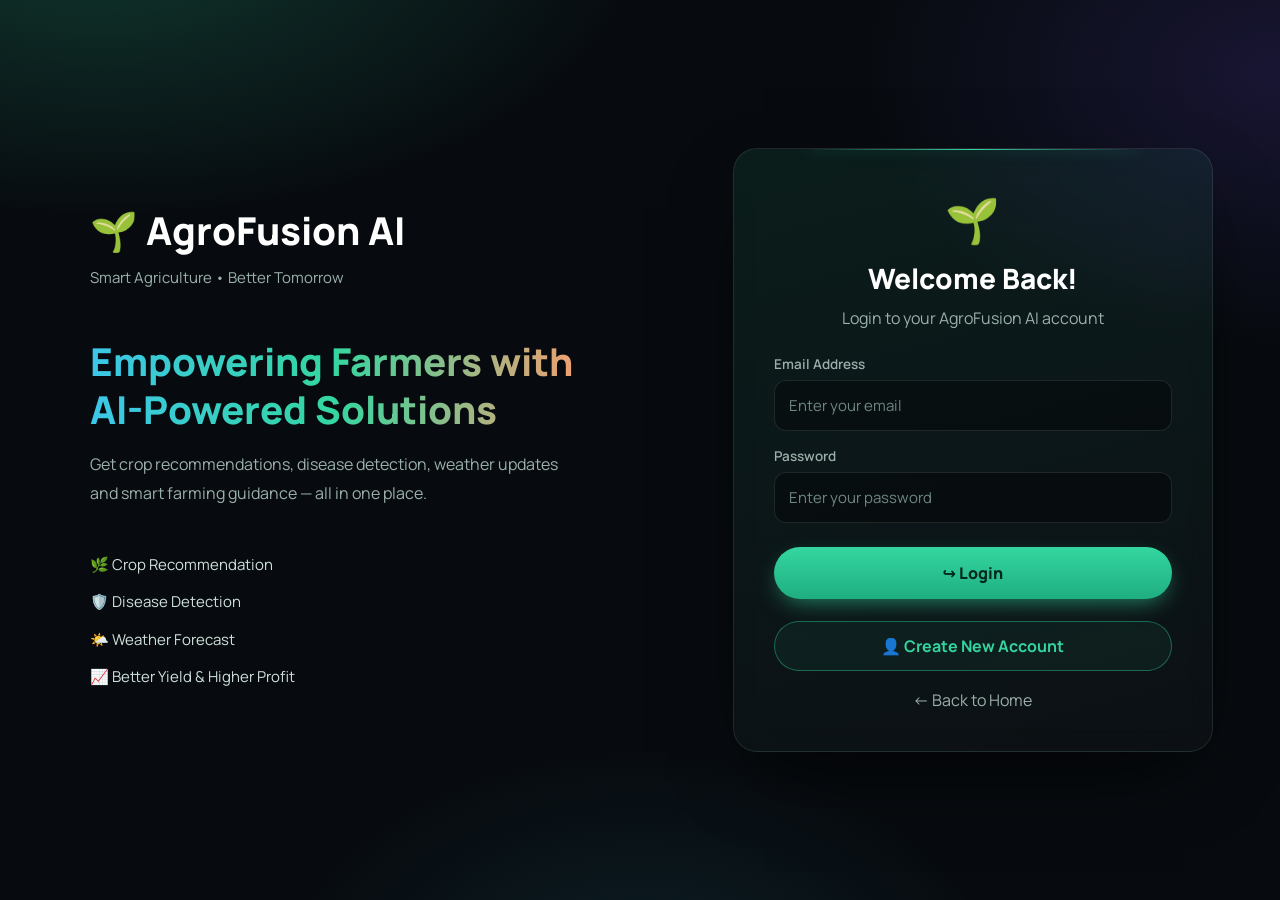
<file: templates/login.html>
<!DOCTYPE html>
<html lang="en">
<head>
<meta charset="UTF-8">
<meta name="viewport" content="width=device-width, initial-scale=1.0">
<title>AgroFusion AI - Login</title>
<style>
@import url('https://fonts.googleapis.com/css2?family=Manrope:wght@400;500;600;700;800&display=swap');
*{box-sizing:border-box}
body{margin:0;font-family:"Manrope","Segoe UI",system-ui,sans-serif;color:#e8f1ee;background:#070b0f;min-height:100vh}
body::before{content:"";position:fixed;inset:0;z-index:-1;pointer-events:none;
 background:radial-gradient(900px 480px at 8% -8%,rgba(52,214,160,.22),transparent 60%),radial-gradient(700px 460px at 100% 8%,rgba(120,80,255,.15),transparent 60%),radial-gradient(600px 400px at 50% 110%,rgba(60,199,232,.10),transparent 60%),#070b0f}
.page{display:flex;min-height:100vh}
.hero{width:52%;padding:55px 7%;display:flex;flex-direction:column;justify-content:center}
.brand{font-size:clamp(28px,3vw,40px);font-weight:800;margin-bottom:10px;color:#fff}
.tagline{font-size:15px;color:#9bb0aa}
.hero h2{font-size:clamp(26px,3vw,40px);line-height:1.25;margin:50px 0 0;font-weight:800;background:linear-gradient(90deg,#3cc7e8,#34d6a0,#f0a070);-webkit-background-clip:text;background-clip:text;color:transparent}
.hero p{font-size:16px;line-height:1.8;color:#9bb0aa}
.features{margin-top:22px;line-height:2.5;font-size:15px;color:#cfe0da}
.form-side{width:48%;display:flex;justify-content:center;align-items:center;padding:35px 24px}
.card{position:relative;width:100%;max-width:480px;padding:40px;border-radius:24px;overflow:hidden;border:1px solid rgba(255,255,255,.09);
 background:linear-gradient(165deg,rgba(52,214,160,.09),rgba(255,255,255,.025));backdrop-filter:blur(14px);-webkit-backdrop-filter:blur(14px);
 box-shadow:0 30px 80px -30px #000;animation:rise .6s both}
.card::before{content:"";position:absolute;top:0;left:15%;right:15%;height:1px;background:linear-gradient(90deg,transparent,#34d6a0,transparent);box-shadow:0 0 14px rgba(52,214,160,.7)}
@keyframes rise{from{opacity:0;transform:translateY(14px)}to{opacity:1;transform:none}}
.logo{font-size:44px;text-align:center}
h1{text-align:center;margin:10px 0;font-size:28px;font-weight:800;color:#fff}
.subtitle{text-align:center;color:#9bb0aa;margin:0 0 26px}
label{display:block;margin:16px 0 7px;font-weight:600;font-size:13.5px;color:#9bb0aa}
input{width:100%;padding:14px;border:1px solid rgba(255,255,255,.1);border-radius:12px;font-size:15px;font-family:inherit;color:#fff;background:rgba(0,0,0,.35)}
input::placeholder{color:#6f8680}
input:focus{outline:none;border-color:#34d6a0;box-shadow:0 0 0 3px rgba(52,214,160,.15)}
button{width:100%;margin-top:24px;padding:15px;border:0;border-radius:999px;background:linear-gradient(180deg,#34d6a0,#1fae80);color:#04261c;font-size:16px;font-weight:800;font-family:inherit;cursor:pointer;box-shadow:0 8px 24px -8px rgba(52,214,160,.7);transition:transform .2s}
button:hover{transform:translateY(-2px)}
.signup{display:block;text-align:center;margin-top:22px;padding:13px;border:1px solid rgba(52,214,160,.4);border-radius:999px;color:#34d6a0;text-decoration:none;font-weight:700;background:rgba(52,214,160,.06)}
.signup:hover{background:rgba(52,214,160,.14)}
.home{display:block;text-align:center;margin-top:18px;color:#9bb0aa;text-decoration:none}
.home:hover{color:#34d6a0}
@media(max-width:800px){.page{flex-direction:column}.hero,.form-side{width:100%}.hero{padding:35px 8%}.hero h2{margin-top:25px}.features{display:none}.form-side{padding:25px 16px}.card{padding:28px 22px}}
@media(prefers-reduced-motion:reduce){*{animation:none!important;transition:none!important}}
</style>
</head>

<body>
<div class="page">

    <section class="hero">
        <div class="brand">🌱 AgroFusion AI</div>
        <div class="tagline">Smart Agriculture • Better Tomorrow</div>

        <h2>Empowering Farmers with AI-Powered Solutions</h2>

        <p>
            Get crop recommendations, disease detection,
            weather updates and smart farming guidance
            — all in one place.
        </p>

        <div class="features">
            🌿 Crop Recommendation<br>
            🛡️ Disease Detection<br>
            🌤️ Weather Forecast<br>
            📈 Better Yield & Higher Profit
        </div>
    </section>

    <section class="form-side">
        <div class="card">
            <div class="logo">🌱</div>
            <h1>Welcome Back!</h1>
            <p class="subtitle">Login to your AgroFusion AI account</p>

            <form action="/login" method="POST">
                <label for="email">Email Address</label>
                <input id="email" type="email" name="email"
                       placeholder="Enter your email" required>

                <label for="password">Password</label>
                <input id="password" type="password" name="password"
                       placeholder="Enter your password" required>

                <button type="submit">↪ Login</button>
            </form>

            <a class="signup" href="/signup">👤 Create New Account</a>
            <a class="home" href="/">← Back to Home</a>
        </div>
    </section>

</div>
</body>
</html>
</file>
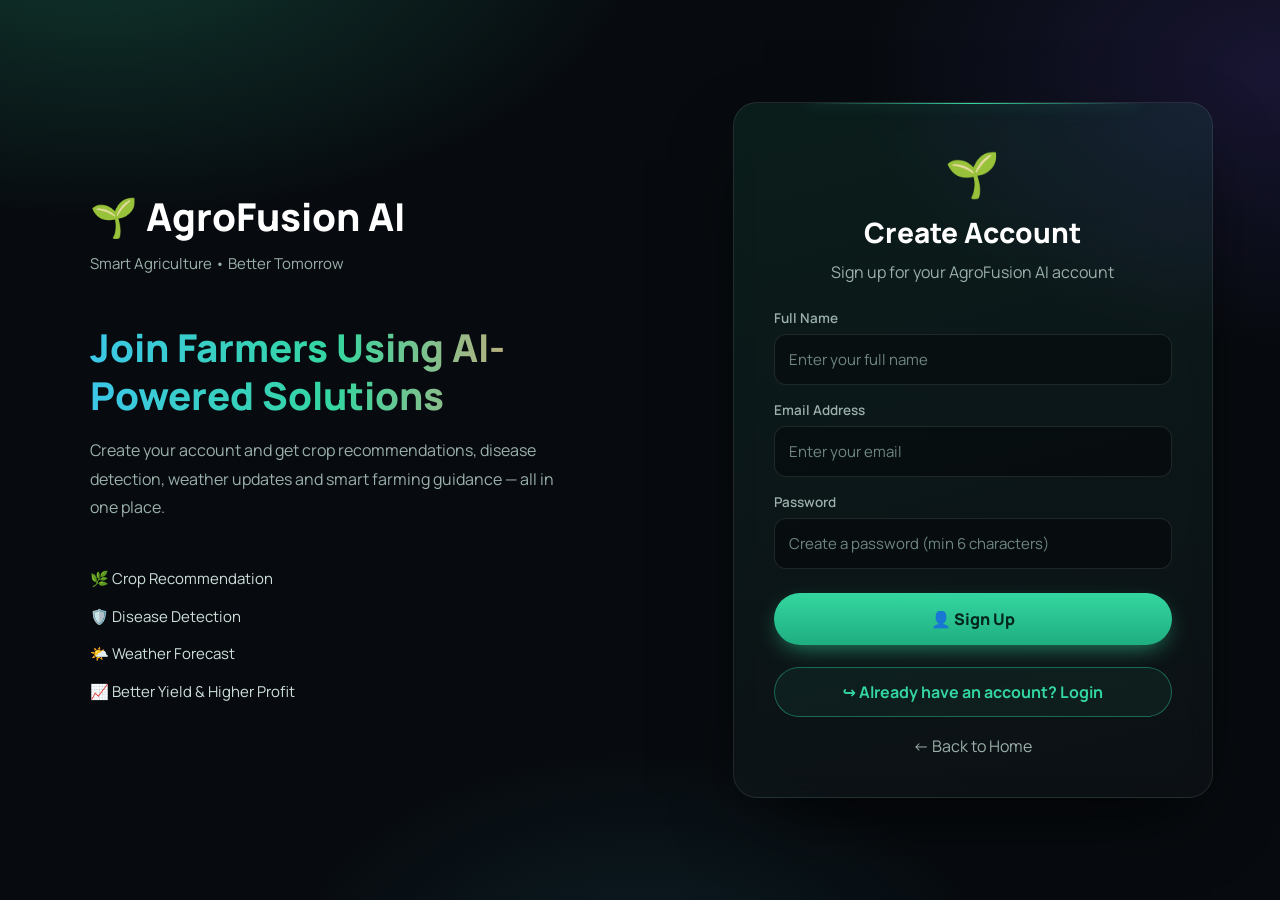
<file: templates/signup.html>
<!DOCTYPE html>
<html lang="en">
<head>
<meta charset="UTF-8">
<meta name="viewport" content="width=device-width, initial-scale=1.0">
<title>AgroFusion AI - Sign Up</title>
<style>
@import url('https://fonts.googleapis.com/css2?family=Manrope:wght@400;500;600;700;800&display=swap');
*{box-sizing:border-box}
body{margin:0;font-family:"Manrope","Segoe UI",system-ui,sans-serif;color:#e8f1ee;background:#070b0f;min-height:100vh}
body::before{content:"";position:fixed;inset:0;z-index:-1;pointer-events:none;
 background:radial-gradient(900px 480px at 8% -8%,rgba(52,214,160,.22),transparent 60%),radial-gradient(700px 460px at 100% 8%,rgba(120,80,255,.15),transparent 60%),radial-gradient(600px 400px at 50% 110%,rgba(60,199,232,.10),transparent 60%),#070b0f}
.page{display:flex;min-height:100vh}
.hero{width:52%;padding:55px 7%;display:flex;flex-direction:column;justify-content:center}
.brand{font-size:clamp(28px,3vw,40px);font-weight:800;margin-bottom:10px;color:#fff}
.tagline{font-size:15px;color:#9bb0aa}
.hero h2{font-size:clamp(26px,3vw,40px);line-height:1.25;margin:50px 0 0;font-weight:800;background:linear-gradient(90deg,#3cc7e8,#34d6a0,#f0a070);-webkit-background-clip:text;background-clip:text;color:transparent}
.hero p{font-size:16px;line-height:1.8;color:#9bb0aa}
.features{margin-top:22px;line-height:2.5;font-size:15px;color:#cfe0da}
.form-side{width:48%;display:flex;justify-content:center;align-items:center;padding:35px 24px}
.card{position:relative;width:100%;max-width:480px;padding:40px;border-radius:24px;overflow:hidden;border:1px solid rgba(255,255,255,.09);
 background:linear-gradient(165deg,rgba(52,214,160,.09),rgba(255,255,255,.025));backdrop-filter:blur(14px);-webkit-backdrop-filter:blur(14px);
 box-shadow:0 30px 80px -30px #000;animation:rise .6s both}
.card::before{content:"";position:absolute;top:0;left:15%;right:15%;height:1px;background:linear-gradient(90deg,transparent,#34d6a0,transparent);box-shadow:0 0 14px rgba(52,214,160,.7)}
@keyframes rise{from{opacity:0;transform:translateY(14px)}to{opacity:1;transform:none}}
.logo{font-size:44px;text-align:center}
h1{text-align:center;margin:10px 0;font-size:28px;font-weight:800;color:#fff}
.subtitle{text-align:center;color:#9bb0aa;margin:0 0 26px}
label{display:block;margin:16px 0 7px;font-weight:600;font-size:13.5px;color:#9bb0aa}
input{width:100%;padding:14px;border:1px solid rgba(255,255,255,.1);border-radius:12px;font-size:15px;font-family:inherit;color:#fff;background:rgba(0,0,0,.35)}
input::placeholder{color:#6f8680}
input:focus{outline:none;border-color:#34d6a0;box-shadow:0 0 0 3px rgba(52,214,160,.15)}
button{width:100%;margin-top:24px;padding:15px;border:0;border-radius:999px;background:linear-gradient(180deg,#34d6a0,#1fae80);color:#04261c;font-size:16px;font-weight:800;font-family:inherit;cursor:pointer;box-shadow:0 8px 24px -8px rgba(52,214,160,.7);transition:transform .2s}
button:hover{transform:translateY(-2px)}
.signup{display:block;text-align:center;margin-top:22px;padding:13px;border:1px solid rgba(52,214,160,.4);border-radius:999px;color:#34d6a0;text-decoration:none;font-weight:700;background:rgba(52,214,160,.06)}
.signup:hover{background:rgba(52,214,160,.14)}
.home{display:block;text-align:center;margin-top:18px;color:#9bb0aa;text-decoration:none}
.home:hover{color:#34d6a0}
@media(max-width:800px){.page{flex-direction:column}.hero,.form-side{width:100%}.hero{padding:35px 8%}.hero h2{margin-top:25px}.features{display:none}.form-side{padding:25px 16px}.card{padding:28px 22px}}
@media(prefers-reduced-motion:reduce){*{animation:none!important;transition:none!important}}
</style>
</head>

<body>
<div class="page">

    <section class="hero">
        <div class="brand">🌱 AgroFusion AI</div>
        <div class="tagline">Smart Agriculture • Better Tomorrow</div>

        <h2>Join Farmers Using AI-Powered Solutions</h2>

        <p>
            Create your account and get crop recommendations,
            disease detection, weather updates and smart
            farming guidance — all in one place.
        </p>

        <div class="features">
            🌿 Crop Recommendation<br>
            🛡️ Disease Detection<br>
            🌤️ Weather Forecast<br>
            📈 Better Yield & Higher Profit
        </div>
    </section>

    <section class="form-side">
        <div class="card">
            <div class="logo">🌱</div>
            <h1>Create Account</h1>
            <p class="subtitle">Sign up for your AgroFusion AI account</p>

            <form action="/signup" method="POST">
                <label for="name">Full Name</label>
                <input id="name" type="text" name="name"
                       placeholder="Enter your full name" required>

                <label for="email">Email Address</label>
                <input id="email" type="email" name="email"
                       placeholder="Enter your email" required>

                <label for="password">Password</label>
                <input id="password" type="password" name="password"
                       placeholder="Create a password (min 6 characters)"
                       required minlength="6">

                <button type="submit">👤 Sign Up</button>
            </form>

            <a class="signup" href="/login">↪ Already have an account? Login</a>
            <a class="home" href="/">← Back to Home</a>
        </div>
    </section>

</div>
</body>
</html>
</file>
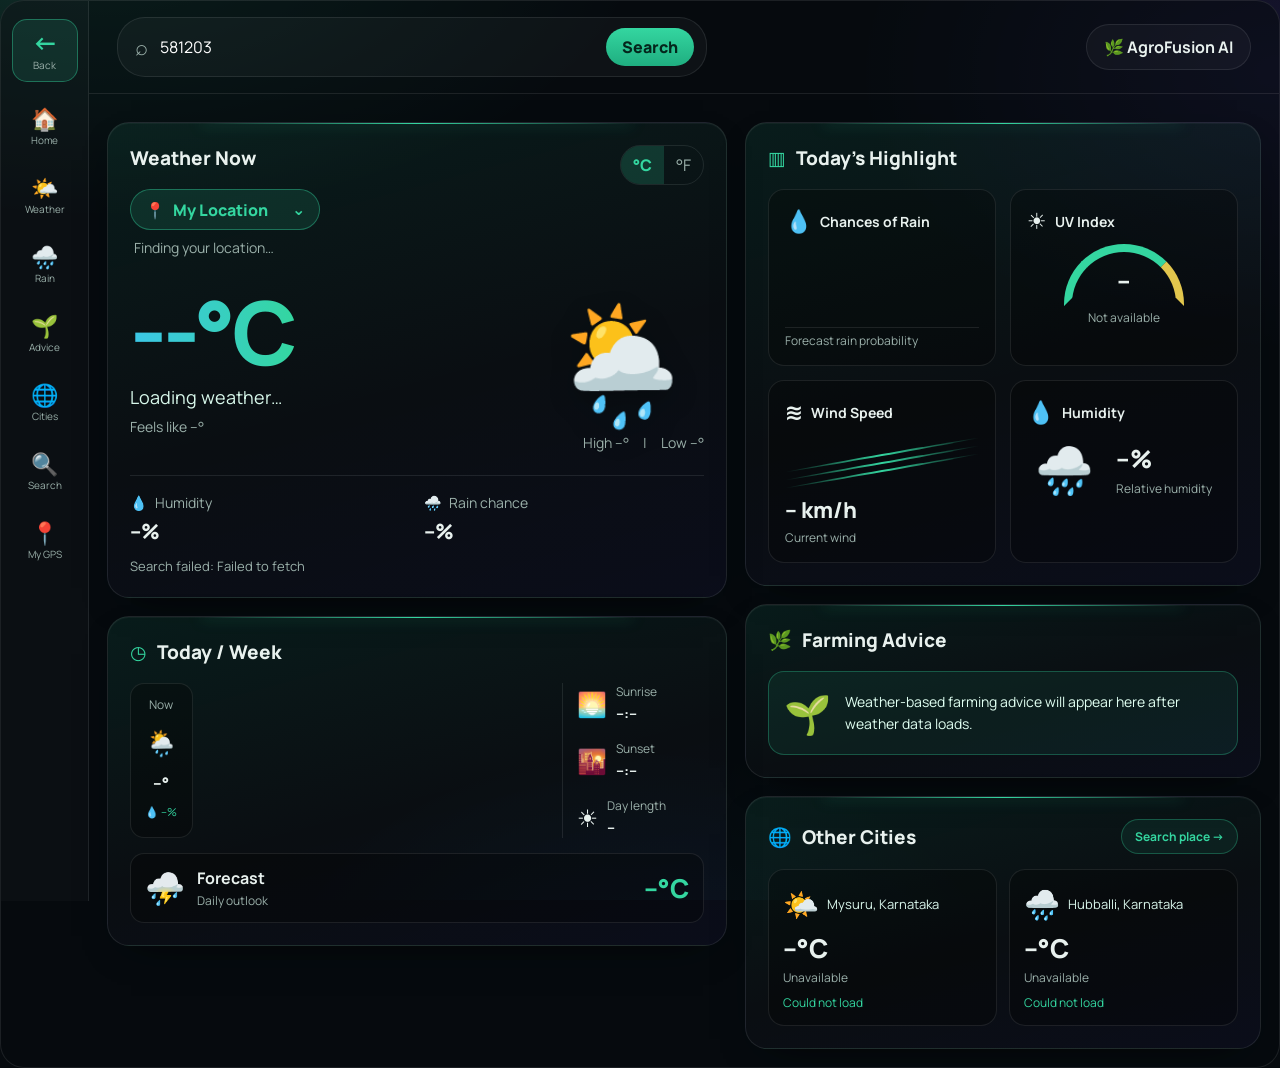
<file: templates/weather.html>
<!DOCTYPE html>
<html lang="en">
<head>
<meta charset="UTF-8">
<meta name="viewport" content="width=device-width, initial-scale=1.0">
<title>AgroFusion AI | Weather</title>
<style>
@import url('https://fonts.googleapis.com/css2?family=Manrope:wght@400;500;600;700;800&display=swap');
:root{--bg:#070b0f;--line:rgba(255,255,255,.09);--mint:#34d6a0;--teal:#3cc7e8;--text:#e8f1ee;--muted:#9bb0aa;--glass:rgba(255,255,255,.035);--tile:rgba(0,0,0,.28)}
*{box-sizing:border-box}
body{margin:0;color:var(--text);font-family:"Manrope","Segoe UI",system-ui,sans-serif;min-height:100vh;background:var(--bg)}
body::before{content:"";position:fixed;inset:0;z-index:-1;pointer-events:none;background:radial-gradient(900px 480px at 8% -8%,rgba(52,214,160,.20),transparent 60%),radial-gradient(700px 460px at 100% 8%,rgba(120,80,255,.15),transparent 60%),radial-gradient(600px 400px at 50% 110%,rgba(60,199,232,.10),transparent 60%),var(--bg)}
button,input{font:inherit}
button{cursor:pointer}
@keyframes rise{from{opacity:0;transform:translateY(14px)}to{opacity:1;transform:none}}
.app{display:grid;grid-template-columns:88px minmax(0,1fr);min-height:100vh;max-width:1800px;margin:auto;border:1px solid var(--line);border-radius:24px;overflow:hidden;background:rgba(7,11,15,.55);animation:rise .6s both}
.sidebar{background:rgba(255,255,255,.02);border-right:1px solid var(--line);display:flex;flex-direction:column;align-items:center;gap:10px;padding:18px 8px;position:sticky;top:0;height:100vh;align-self:start;overflow-y:auto}
.nav{width:66px;padding:9px 2px;border:1px solid transparent;border-radius:15px;background:transparent;color:var(--muted);display:flex;flex-direction:column;align-items:center;gap:3px;transition:all .2s}
.nav .ic{font-size:22px;line-height:1}
.nav small{font-size:10px;color:var(--muted)}
.nav.back{background:rgba(52,214,160,.12);border-color:rgba(52,214,160,.4);color:var(--mint);margin-bottom:6px}
.nav.back .ic{font-size:26px;font-weight:700}
.nav.active,.nav:hover{background:rgba(52,214,160,.12);border-color:rgba(52,214,160,.35);color:var(--mint)}
.nav:hover small{color:var(--mint)}
.main{min-width:0}
.topbar{min-height:82px;padding:16px 28px;border-bottom:1px solid var(--line);display:flex;align-items:center;gap:14px;justify-content:space-between}
.search{display:flex;align-items:center;gap:10px;flex:1;max-width:590px;padding:10px 12px 10px 17px;border:1px solid var(--line);border-radius:28px;background:var(--glass)}
.search:focus-within{border-color:rgba(52,214,160,.6);box-shadow:0 0 0 3px rgba(52,214,160,.12)}
.search span{font-size:22px;color:var(--muted)}
.search input{width:100%;background:transparent;border:0;outline:0;color:white}
.search input::placeholder{color:#6f8680}
.search button{background:linear-gradient(180deg,#34d6a0,#1fae80);border:0;color:#04261c;border-radius:20px;padding:8px 16px;font-weight:800}
.profile{border:1px solid var(--line);background:var(--glass);border-radius:28px;padding:11px 17px;color:var(--text);white-space:nowrap;text-decoration:none;font-weight:700}
.profile:hover{border-color:rgba(52,214,160,.5);color:var(--mint)}
.choices{padding:10px 28px 0;display:flex;flex-wrap:wrap;gap:8px}
.choice{background:rgba(52,214,160,.08);color:#d9fff0;border:1px solid rgba(52,214,160,.3);border-radius:20px;padding:9px 14px;font-size:13px}
.choice:hover{background:rgba(52,214,160,.18)}
.content{padding:18px;display:grid;grid-template-columns:minmax(0,1.2fr) minmax(0,1fr);gap:18px}
.column{display:flex;flex-direction:column;gap:18px;min-width:0}
.card{position:relative;overflow:hidden;background:linear-gradient(165deg,rgba(52,214,160,.09),rgba(255,255,255,.02) 55%,rgba(110,80,255,.05));border:1px solid var(--line);border-radius:22px;padding:22px;box-shadow:0 14px 40px -24px #000,inset 0 1px 0 rgba(255,255,255,.04);min-width:0}
.card::before{content:"";position:absolute;top:0;left:15%;right:15%;height:1px;background:linear-gradient(90deg,transparent,var(--mint),transparent);box-shadow:0 0 14px rgba(52,214,160,.7)}
.card-title{font-size:19px;font-weight:800;margin:0 0 18px;display:flex;align-items:center;gap:10px}
.mint{color:var(--mint)}
.weather-hero{min-height:350px}
.hero-top{display:flex;align-items:flex-start;justify-content:space-between;gap:12px}
.place{display:inline-flex;align-items:center;gap:8px;border:1px solid rgba(52,214,160,.4);background:rgba(52,214,160,.12);color:var(--mint);border-radius:22px;padding:8px 14px;font-weight:800}
.location-line{color:var(--muted);margin:8px 0 0 4px;font-size:14px}
.units{display:flex;border:1px solid var(--line);border-radius:22px;overflow:hidden}
.units button{border:0;padding:8px 12px;background:transparent;color:var(--muted)}
.units button.selected{background:rgba(52,214,160,.18);color:var(--mint);font-weight:800}
.hero-main{display:flex;justify-content:space-between;align-items:center;gap:10px;margin-top:25px}
.temp{font-size:clamp(58px,7vw,88px);font-weight:800;letter-spacing:-4px;line-height:1;background:linear-gradient(90deg,var(--teal),var(--mint));-webkit-background-clip:text;background-clip:text;color:transparent}
.condition{font-size:18px;color:#d8f8eb;margin-top:10px}
.feels{font-size:14px;color:var(--muted);margin-top:8px}
.weather-art{font-size:clamp(72px,10vw,116px);filter:drop-shadow(0 8px 12px #0004);padding-right:10px}
.highlow{font-size:14px;color:var(--muted);text-align:right;margin-top:-8px}
.hero-stats{display:grid;grid-template-columns:1fr 1fr;gap:14px;border-top:1px solid var(--line);margin-top:22px;padding-top:17px}
.stat-label{font-size:14px;color:var(--muted);display:flex;gap:8px;align-items:center}
.stat-value{font-size:21px;font-weight:800;margin-top:5px}
.forecast-layout{display:grid;grid-template-columns:minmax(0,1fr) 142px;gap:14px}
.hours{display:grid;grid-template-columns:repeat(6,minmax(0,1fr));gap:8px}
.hour{background:var(--tile);border:1px solid var(--line);border-radius:14px;padding:12px 5px;text-align:center;min-width:0}
.hour-time{font-size:12px;color:var(--muted)}
.hour-icon{font-size:25px;margin:12px 0}
.hour-temp{font-weight:800}
.hour-rain{font-size:11px;color:var(--mint);margin-top:10px}
.sunbox{border-left:1px solid var(--line);padding-left:14px;display:flex;flex-direction:column;justify-content:space-around;gap:16px}
.sunrow{display:flex;gap:9px;align-items:center}
.sunicon{font-size:24px}
.sunlabel{font-size:12px;color:var(--muted)}
.sunvalue{font-size:15px;font-weight:700;margin-top:3px}
.tomorrow{display:flex;align-items:center;gap:12px;background:var(--tile);border:1px solid var(--line);border-radius:14px;padding:12px 14px;margin-top:15px}
.tomorrow .icon{font-size:32px}
.tomorrow .desc{font-size:12px;color:var(--muted);margin-top:3px}
.tomorrow .big{font-size:26px;font-weight:800;margin-left:auto;color:var(--mint)}
.highlights{display:grid;grid-template-columns:1fr 1fr;gap:14px}
.mini{background:var(--tile);border:1px solid var(--line);border-radius:16px;padding:16px;min-width:0;min-height:155px}
.mini-title{display:flex;gap:8px;align-items:center;font-weight:700;font-size:14px}
.mini-icon{font-size:22px}
.rain-bars{height:84px;display:flex;align-items:flex-end;gap:9px;border-bottom:1px solid var(--line);padding:7px 2px 0;margin-top:8px}
.bar-wrap{height:100%;display:flex;flex:1;flex-direction:column;justify-content:flex-end;align-items:center;gap:4px}
.bar{width:min(18px,75%);border-radius:4px 4px 0 0;background:linear-gradient(var(--mint),rgba(60,199,232,.5));min-height:5px}
.bar-label{font-size:10px;color:var(--muted);margin-top:4px}
.uv-gauge{height:82px;display:flex;flex-direction:column;align-items:center;justify-content:center;margin-top:8px}
.gauge{width:120px;height:62px;border:8px solid transparent;border-top-color:var(--mint);border-left-color:var(--mint);border-right-color:#e2c64d;border-radius:100px 100px 0 0;display:flex;align-items:flex-end;justify-content:center;font-size:25px;font-weight:800}
.gauge-label{font-size:12px;color:var(--muted);margin-top:3px}
.wind-lines{height:55px;margin-top:8px;display:flex;flex-direction:column;justify-content:center;gap:6px}
.wind-lines span{height:2px;background:linear-gradient(90deg,transparent,var(--mint),transparent);border-radius:100%;transform:skewY(-10deg)}
.wind-value{font-size:22px;font-weight:800;margin-top:5px}
.humidity-content{display:flex;align-items:center;justify-content:space-around;gap:5px;margin-top:10px}
.humidity-cloud{font-size:47px}
.humidity-number{font-size:25px;font-weight:800}
.small-muted{font-size:12px;color:var(--muted);margin-top:4px}
.advice{display:flex;gap:14px;align-items:center;background:rgba(52,214,160,.08);border:1px solid rgba(52,214,160,.3);border-radius:16px;padding:15px}
.advice-icon{font-size:38px}
.advice p{margin:0;font-size:14px;line-height:1.6;color:#e0fff2}
.city-head{display:flex;align-items:center;justify-content:space-between}
.city-head .card-title{margin-bottom:0}
.show-all{background:rgba(52,214,160,.08);color:var(--mint);border:1px solid rgba(52,214,160,.3);border-radius:20px;padding:8px 13px;font-size:12px;font-weight:700}
.cities{display:grid;grid-template-columns:1fr 1fr;gap:12px;margin-top:15px}
.city{border:1px solid var(--line);border-radius:16px;background:var(--tile);padding:14px;transition:border-color .3s}
.city:hover{border-color:rgba(52,214,160,.5)}
.city-top{display:flex;align-items:center;gap:8px}
.city-icon{font-size:29px}
.city-name{font-size:13px;color:#d9f6eb}
.city-temp{font-size:26px;font-weight:800;margin-top:6px}
.city-desc{font-size:12px;color:var(--muted);margin-top:3px}
.status{font-size:12px;color:var(--mint);margin-top:8px}
.message{font-size:13px;color:var(--muted);margin-top:12px;min-height:18px}
@media(max-width:1000px){.app{grid-template-columns:64px minmax(0,1fr);border-radius:0}.sidebar{padding:12px 4px;gap:6px}.nav{width:54px;padding:7px 1px}.nav small{font-size:9px}.content{grid-template-columns:1fr}.topbar{padding:14px}.profile{font-size:12px}.weather-hero{min-height:320px}.choices{padding:10px 14px 0}}
@media(max-width:600px){.content{padding:10px;gap:10px}.column{gap:10px}.card{padding:15px;border-radius:18px}.topbar{height:auto;gap:8px;flex-wrap:wrap}.search{min-width:0;padding:8px 10px}.profile{padding:9px 12px;font-size:12px}.hero-main{margin-top:20px}.weather-art{font-size:68px}.temp{font-size:60px}.forecast-layout{grid-template-columns:1fr}.hours{gap:4px}.hour{padding:9px 2px}.hour-icon{font-size:20px}.hour-time{font-size:10px}.sunbox{border-left:0;border-top:1px solid var(--line);padding:12px 0 0;display:grid;grid-template-columns:repeat(3,1fr)}.highlights{gap:8px}.mini{padding:11px;min-height:145px}.mini-title{font-size:12px}.cities{gap:8px}.city{padding:10px}.city-name{font-size:11px}.city-temp{font-size:22px}.card-title{font-size:18px}}
@media(prefers-reduced-motion:reduce){*{animation:none!important;transition:none!important}}
</style>
</head>
<body>
<div class="app">
  <aside class="sidebar">
    <button class="nav back" title="Back" onclick="goBack()"><span class="ic">←</span><small>Back</small></button>
    <button class="nav" title="Home" onclick="location.href='/'"><span class="ic">🏠</span><small>Home</small></button>
    <button class="nav" title="Weather now" onclick="window.scrollTo({top:0,behavior:'smooth'})"><span class="ic">🌤️</span><small>Weather</small></button>
    <button class="nav" title="Rain and hourly forecast" onclick="document.getElementById('todayCard').scrollIntoView({behavior:'smooth'})"><span class="ic">🌧️</span><small>Rain</small></button>
    <button class="nav" title="Farming advice" onclick="document.getElementById('farmingAdvice').scrollIntoView({behavior:'smooth'})"><span class="ic">🌱</span><small>Advice</small></button>
    <button class="nav" title="Other cities" onclick="document.getElementById('citiesCard').scrollIntoView({behavior:'smooth'})"><span class="ic">🌐</span><small>Cities</small></button>
    <button class="nav" title="Search place or pincode" onclick="document.getElementById('citySearch').focus();window.scrollTo({top:0,behavior:'smooth'})"><span class="ic">🔍</span><small>Search</small></button>
    <button class="nav" title="Use device location" onclick="getLocation()"><span class="ic">📍</span><small>My GPS</small></button>
  </aside>
  <main class="main">
    <header class="topbar">
      <form class="search" id="searchForm">
        <span>⌕</span><input id="citySearch" placeholder="Search place or pincode (e.g., 581203)" aria-label="Search place">
        <button type="submit">Search</button>
      </form>
      <a class="profile" href="/" title="Go to Home">🌿 AgroFusion AI</a>
    </header>
    <div class="choices" id="placeChoices"></div>
    <div class="content">
      <section class="column">
        <div class="card weather-hero">
          <div class="hero-top">
            <div>
              <div class="card-title">Weather Now</div>
              <button class="place" onclick="document.getElementById('citySearch').focus()">📍 <span id="locationName">My Location</span>　⌄</button>
              <div class="location-line" id="locationSub">Finding your location…</div>
            </div>
            <div class="units"><button class="selected" id="celsius" onclick="setUnit('C')">°C</button><button id="fahrenheit" onclick="setUnit('F')">°F</button></div>
          </div>
          <div class="hero-main">
            <div><div class="temp" id="temperature">--°C</div><div class="condition" id="condition">Loading weather…</div><div class="feels" id="feelsLike">Feels like --°</div></div>
            <div class="weather-art" id="weatherArt">🌦️</div>
          </div>
          <div class="highlow" id="highLow">High --°　|　Low --°</div>
          <div class="hero-stats">
            <div><div class="stat-label"><span class="mint">💧</span> Humidity</div><div class="stat-value" id="humidity">--%</div></div>
            <div><div class="stat-label"><span class="mint">🌧️</span> Rain chance</div><div class="stat-value" id="rainChance">--%</div></div>
          </div>
          <div class="message" id="mainMessage" role="status"></div>
        </div>
        <div class="card" id="todayCard">
          <h2 class="card-title"><span class="mint">◷</span> Today / Week</h2>
          <div class="forecast-layout">
            <div class="hours" id="hourlyForecast">
              <div class="hour"><div class="hour-time">Now</div><div class="hour-icon">🌦️</div><div class="hour-temp">--°</div><div class="hour-rain">💧 --%</div></div>
            </div>
            <div class="sunbox">
              <div class="sunrow"><span class="sunicon">🌅</span><div><div class="sunlabel">Sunrise</div><div class="sunvalue" id="sunrise">--:--</div></div></div>
              <div class="sunrow"><span class="sunicon">🌇</span><div><div class="sunlabel">Sunset</div><div class="sunvalue" id="sunset">--:--</div></div></div>
              <div class="sunrow"><span class="sunicon">☀️</span><div><div class="sunlabel">Day length</div><div class="sunvalue" id="dayLength">--</div></div></div>
            </div>
          </div>
          <div class="tomorrow"><div class="icon">⛈️</div><div><strong>Forecast</strong><div class="desc" id="tomorrowDesc">Daily outlook</div></div><div class="big" id="tomorrowTemp">--°C</div></div>
        </div>
      </section>
      <section class="column">
        <div class="card">
          <h2 class="card-title"><span class="mint">▥</span> Today's Highlight</h2>
          <div class="highlights">
            <div class="mini">
              <div class="mini-title"><span class="mini-icon">💧</span> Chances of Rain</div>
              <div class="rain-bars" id="rainBars"></div>
              <div class="small-muted">Forecast rain probability</div>
            </div>
            <div class="mini">
              <div class="mini-title"><span class="mini-icon">☀️</span> UV Index</div>
              <div class="uv-gauge"><div class="gauge" id="uvValue">--</div><div class="gauge-label" id="uvLabel">Not available</div></div>
            </div>
            <div class="mini">
              <div class="mini-title"><span class="mini-icon">≋</span> Wind Speed</div>
              <div class="wind-lines"><span></span><span></span><span></span></div>
              <div class="wind-value" id="windSpeed">-- km/h</div><div class="small-muted" id="windLabel">Current wind</div>
            </div>
            <div class="mini">
              <div class="mini-title"><span class="mini-icon">💧</span> Humidity</div>
              <div class="humidity-content"><span class="humidity-cloud">🌧️</span><div><div class="humidity-number" id="humiditySmall">--%</div><div class="small-muted">Relative humidity</div></div></div>
            </div>
          </div>
        </div>
        <div class="card" id="farmingAdvice">
          <h2 class="card-title"><span class="mint">🌿</span> Farming Advice</h2>
          <div class="advice"><div class="advice-icon">🌱</div><p id="adviceText">Weather-based farming advice will appear here after weather data loads.</p></div>
        </div>
        <div class="card" id="citiesCard">
          <div class="city-head"><h2 class="card-title"><span class="mint">🌐</span> Other Cities</h2><button class="show-all" onclick="document.getElementById('citySearch').focus()">Search place →</button></div>
          <div class="cities">
            <div class="city"><div class="city-top"><span class="city-icon">🌤️</span><div class="city-name">Mysuru, Karnataka</div></div><div class="city-temp" id="mysuruTemp">--°C</div><div class="city-desc" id="mysuruDesc">Weather preview</div><div class="status" id="mysuruStatus">Loading…</div></div>
            <div class="city"><div class="city-top"><span class="city-icon">🌧️</span><div class="city-name">Hubballi, Karnataka</div></div><div class="city-temp" id="hubballiTemp">--°C</div><div class="city-desc" id="hubballiDesc">Weather preview</div><div class="status" id="hubballiStatus">Loading…</div></div>
          </div>
        </div>
      </section>
    </div>
  </main>
</div>
<script>
let currentCelsius = null;
let currentRain = 0;
let currentHumidity = 0;
let currentWeatherCode = 3;
let currentWind = null;
let currentPlace = "My Location";
let currentCoords = null;
let currentUnit = "C";
const HOME_KEY = "agro_home_v1";
const $ = id => document.getElementById(id);

function goBack(){
  if (document.referrer && history.length > 1) history.back();
  else location.href = "/dashboard";
}
function weatherDescription(code){
  if(code===0) return ["Clear sky","☀️"];
  if([1,2].includes(code)) return ["Partly cloudy","🌤️"];
  if(code===3) return ["Cloudy","☁️"];
  if([45,48].includes(code)) return ["Foggy","🌫️"];
  if([51,53,55,56,57].includes(code)) return ["Drizzle","🌦️"];
  if([61,63,65,66,67,80,81,82].includes(code)) return ["Rain","🌧️"];
  if([71,73,75,77,85,86].includes(code)) return ["Snow","❄️"];
  if([95,96,99].includes(code)) return ["Thunderstorm","⛈️"];
  return ["Current conditions","🌦️"];
}
function conv(c){return Math.round(currentUnit==="F" ? c*9/5+32 : c)}
function displayTemp(){return currentCelsius===null ? "--" : conv(currentCelsius)+"°"+currentUnit}
function setUnit(unit){
  currentUnit=unit;
  $("celsius").classList.toggle("selected",unit==="C");
  $("fahrenheit").classList.toggle("selected",unit==="F");
  renderTemperature();
}
function renderTemperature(){
  $("temperature").textContent=displayTemp();
  $("feelsLike").textContent="Feels like "+(currentCelsius===null ? "--" : conv(currentCelsius+1)+"°"+currentUnit);
  if(window.dailyMax!==undefined){
    $("highLow").textContent="High "+conv(window.dailyMax)+"°　|　Low "+conv(window.dailyMin)+"°";
  }
}
function saveHome(lat,lon,label){
  try{localStorage.setItem(HOME_KEY,JSON.stringify({lat,lon,label}))}catch(e){}
}
function readHome(){
  try{return JSON.parse(localStorage.getItem(HOME_KEY))}catch(e){return null}
}
async function reverseName(lat,lon){
  try{
    const r=await fetch(`https://nominatim.openstreetmap.org/reverse?format=jsonv2&lat=${lat}&lon=${lon}&accept-language=en`);
    if(!r.ok) throw new Error("reverse geocoding failed");
    const d=await r.json(), a=d.address||{};
    const city=a.village||a.suburb||a.town||a.city||a.municipality||a.county||a.state_district||"";
    const state=a.state||"";
    currentPlace=[city,a.state_district,state].filter(Boolean).join(", ")||d.display_name||"My Location";
    $("locationName").textContent=city||currentPlace;
    $("locationSub").textContent=currentPlace;
  }catch(e){
    $("locationName").textContent="My Location";
    $("locationSub").textContent="Location found; place name unavailable";
  }
}
async function loadByCoords(lat,lon,placeLabel){
  currentCoords={lat,lon};
  if(placeLabel){
    currentPlace=placeLabel;
    $("locationName").textContent=placeLabel.split(",")[0];
    $("locationSub").textContent=placeLabel;
  } else {
    await reverseName(lat,lon);
  }
  await loadWeather(lat,lon);
}
function getLocation(){
  $("mainMessage").textContent="Getting your device location…";
  if(!navigator.geolocation){$("mainMessage").textContent="Geolocation is not supported by this browser.";return;}
  navigator.geolocation.getCurrentPosition(
    p=>{
      const lat=p.coords.latitude, lon=p.coords.longitude;
      loadByCoords(lat,lon,null).then(()=>{
        $("mainMessage").textContent+=" · Device location can be approximate on laptops. For exact place, search your village or pincode.";
      }).catch(()=>{});
    },
    e=>{$("mainMessage").textContent="Location unavailable. Search your village name or pincode above.";},
    {enableHighAccuracy:true,timeout:12000,maximumAge:300000}
  );
}
function showChoices(list){
  const box=$("placeChoices");
  box.innerHTML="";
  list.forEach(p=>{
    const b=document.createElement("button");
    b.type="button";
    b.className="choice";
    b.textContent="📍 "+p.label;
    b.onclick=()=>{
      box.innerHTML="";
      saveHome(p.lat,p.lon,p.label);
      loadByCoords(p.lat,p.lon,p.label).catch(()=>{$("mainMessage").textContent="Could not load weather."});
    };
    box.appendChild(b);
  });
}
async function geoSearch(name){
  const r=await fetch(`https://geocoding-api.open-meteo.com/v1/search?name=${encodeURIComponent(name)}&count=10&language=en&format=json&countryCode=IN`);
  const d=await r.json();
  return d.results||[];
}
function makeLabel(p,pin){
  return [p.name,p.admin3,p.admin2,p.admin1].filter(Boolean).join(", ")+(pin?" ("+pin+")":"");
}
async function findPlaces(text){
  const out=[], seen=new Set();
  const add=(p,pin)=>{
    const k=p.latitude.toFixed(2)+","+p.longitude.toFixed(2);
    if(seen.has(k)) return;
    seen.add(k);
    out.push({lat:p.latitude,lon:p.longitude,label:makeLabel(p,pin)});
  };
  if(/^\d{6}$/.test(text)){
    const pin=await fetch("https://api.postalpincode.in/pincode/"+text).then(r=>r.json());
    const offices=(pin[0]&&pin[0].PostOffice)||[];
    for(const o of offices.slice(0,5)){
      const res=await geoSearch(o.Name);
      res.filter(p=>p.admin1===o.State && (p.admin2||"").toLowerCase().includes((o.District||"").toLowerCase().slice(0,5)))
         .forEach(p=>add(p,text));
    }
    if(!out.length && offices.length){
      const o=offices[0];
      const res=await geoSearch(o.District);
      res.filter(p=>p.admin1===o.State).slice(0,1).forEach(p=>add(p,text));
    }
  } else {
    const res=await geoSearch(text);
    res.forEach(p=>add(p));
  }
  return out;
}
async function doSearch(text){
  $("mainMessage").textContent="Searching for "+text+"…";
  $("placeChoices").innerHTML="";
  try{
    const list=await findPlaces(text);
    if(!list.length){
      $("mainMessage").textContent="Place not found. Try the village name (e.g., Bommanahalli) or another spelling.";
      return;
    }
    if(list.length===1){
      const p=list[0];
      saveHome(p.lat,p.lon,p.label);
      await loadByCoords(p.lat,p.lon,p.label);
    } else {
      $("mainMessage").textContent="Tap your exact place below 👆 (it will be remembered)";
      showChoices(list);
    }
  }catch(err){
    $("mainMessage").textContent="Search failed: "+(err.message||"check internet and try again");
  }
}
async function loadWeather(lat,lon){
  $("mainMessage").textContent="Updating live weather…";
  const url=`https://api.open-meteo.com/v1/forecast?latitude=${lat}&longitude=${lon}&current=temperature_2m,relative_humidity_2m,precipitation,weather_code,wind_speed_10m&hourly=temperature_2m,precipitation_probability,uv_index&daily=temperature_2m_max,temperature_2m_min,precipitation_probability_max,sunrise,sunset,uv_index_max&forecast_days=2&timezone=auto`;
  const r=await fetch(url);
  if(!r.ok) throw new Error("Weather service unavailable");
  const d=await r.json(), c=d.current||{}, h=d.hourly||{}, day=d.daily||{};
  currentCelsius=c.temperature_2m??null;
  currentHumidity=c.relative_humidity_2m??0;
  currentRain=(h.precipitation_probability||[])[0]??day.precipitation_probability_max?.[0]??0;
  currentWeatherCode=c.weather_code??3;
  currentWind=c.wind_speed_10m??null;
  const desc=weatherDescription(currentWeatherCode);
  $("condition").textContent=desc[0];
  $("weatherArt").textContent=desc[1];
  $("humidity").textContent=currentHumidity+"%";
  $("humiditySmall").textContent=currentHumidity+"%";
  $("rainChance").textContent=(day.precipitation_probability_max?.[0]??currentRain)+"%";
  $("windSpeed").textContent=currentWind===null?"N/A":currentWind+" km/h";
  $("windLabel").textContent=currentWind===null?"Wind data unavailable":currentWind<15?"Light breeze":currentWind<30?"Moderate":"Strong wind";
  window.dailyMax=day.temperature_2m_max?.[0]??currentCelsius;
  window.dailyMin=day.temperature_2m_min?.[0]??currentCelsius;
  renderTemperature();
  if(day.sunrise?.[0]) $("sunrise").textContent=day.sunrise[0].slice(-5);
  if(day.sunset?.[0]) $("sunset").textContent=day.sunset[0].slice(-5);
  if(day.sunrise?.[0]&&day.sunset?.[0]){
    let mins=(new Date(day.sunset[0])-new Date(day.sunrise[0]))/60000;
    $("dayLength").textContent=Math.floor(mins/60)+" hr "+Math.round(mins%60)+" min";
  }
  const uv=day.uv_index_max?.[0]??h.uv_index?.[0]??null;
  $("uvValue").textContent=uv===null?"--":uv;
  $("uvLabel").textContent=uv===null?"Not available":uv<3?"Low":uv<6?"Moderate":uv<8?"High":"Very high";
  renderHourly(h,c.time);
  renderRainBars(h,c.time);
  const tomorrowMax=day.temperature_2m_max?.[1];
  $("tomorrowTemp").textContent=tomorrowMax===undefined?"--°":Math.round(tomorrowMax)+"°C";
  $("tomorrowDesc").textContent=(day.precipitation_probability_max?.[1]??0)>=60?"Rain likely tomorrow":"Check local conditions tomorrow";
  $("adviceText").textContent=buildAdvice(day.precipitation_probability_max?.[0]??currentRain,currentHumidity,currentWind);
  $("mainMessage").textContent="Live weather updated · "+(c.time||"").replace("T"," ");
}
function renderHourly(h,now){
  const times=h.time||[],temps=h.temperature_2m||[],rains=h.precipitation_probability||[];
  let start=times.findIndex(t=>t>=now); if(start<0) start=0;
  let html="";
  for(let j=0;j<6;j++){
    let i=start+j; if(i>=times.length) break;
    let time=times[i].slice(11,16), hr=Number(time.slice(0,2));
    let label=j===0?"Now":(hr%12||12)+(hr>=12?" PM":" AM");
    let desc=weatherDescription(currentWeatherCode)[1], temp=temps[i], rain=rains[i]??0;
    html+=`<div class="hour"><div class="hour-time">${label}</div><div class="hour-icon">${rain>=60?"🌧️":rain>=30?"🌦️":desc}</div><div class="hour-temp">${Math.round(temp)}°</div><div class="hour-rain">💧 ${rain}%</div></div>`;
  }
  $("hourlyForecast").innerHTML=html||'<div class="small-muted">Hourly forecast unavailable.</div>';
}
function renderRainBars(h,now){
  const times=h.time||[],rains=h.precipitation_probability||[];
  let start=times.findIndex(t=>t>=now); if(start<0) start=0;
  let html="";
  for(let j=0;j<6;j++){
    const i=start+j; if(i>=times.length) break;
    const v=rains[i]??0;
    const hour=Number(times[i].slice(11,16).slice(0,2));
    const label=(hour%12||12)+(hour>=12?" PM":" AM");
    html+=`<div class="bar-wrap"><span style="font-size:10px">${v}%</span><div class="bar" style="height:${Math.max(5,v*.55)}px"></div><span class="bar-label">${label}</span></div>`;
  }
  $("rainBars").innerHTML=html;
}
function buildAdvice(rain,humidity,wind){
  if(rain>=70) return "Rain probability is high. Avoid irrigation for the next few hours, ensure field drainage is clear, and postpone pesticide spraying until conditions improve.";
  if(rain>=40) return "Rain is possible. Check soil moisture before irrigation, keep drainage channels clear, and avoid spraying during windy or rainy periods.";
  if(humidity<35) return "Humidity is low. Check soil moisture regularly and irrigate crops according to soil and crop needs; prefer cooler morning hours.";
  if(wind!==null&&wind>=25) return "Winds are strong. Avoid pesticide spraying and secure young plants or lightweight supports.";
  return "Conditions look relatively stable. Check soil moisture before irrigation, monitor crops for pests, and use local field conditions to guide farm work.";
}
$("searchForm").addEventListener("submit",e=>{
  e.preventDefault();
  const text=$("citySearch").value.trim();
  if(text) doSearch(text);
});
async function loadCityPreview(city,tempId,descId,statusId){
  try{
    const g=await fetch(`https://geocoding-api.open-meteo.com/v1/search?name=${encodeURIComponent(city)}&count=1&language=en&format=json`).then(r=>r.json());
    if(!g.results?.length) throw new Error();
    const p=g.results[0];
    const w=await fetch(`https://api.open-meteo.com/v1/forecast?latitude=${p.latitude}&longitude=${p.longitude}&current=temperature_2m,weather_code&timezone=auto`).then(r=>r.json());
    $(tempId).textContent=Math.round(w.current.temperature_2m)+"°C";
    $(descId).textContent=weatherDescription(w.current.weather_code)[0];
    $(statusId).textContent=weatherDescription(w.current.weather_code)[1]+" Live weather";
  }catch(e){
    $(tempId).textContent="--°C";$(descId).textContent="Unavailable";$(statusId).textContent="Could not load";
  }
}
loadCityPreview("Mysuru","mysuruTemp","mysuruDesc","mysuruStatus");
loadCityPreview("Hubballi","hubballiTemp","hubballiDesc","hubballiStatus");

/* Start: use remembered place; first time, search the user's pincode */
(function start(){
  const h=readHome();
  if(h){
    loadByCoords(h.lat,h.lon,h.label).catch(()=>{$("mainMessage").textContent="Could not load weather. Check internet."});
  } else {
    $("citySearch").value="581203";
    doSearch("581203");
  }
})();
</script>
</body>
</html>
</file>
